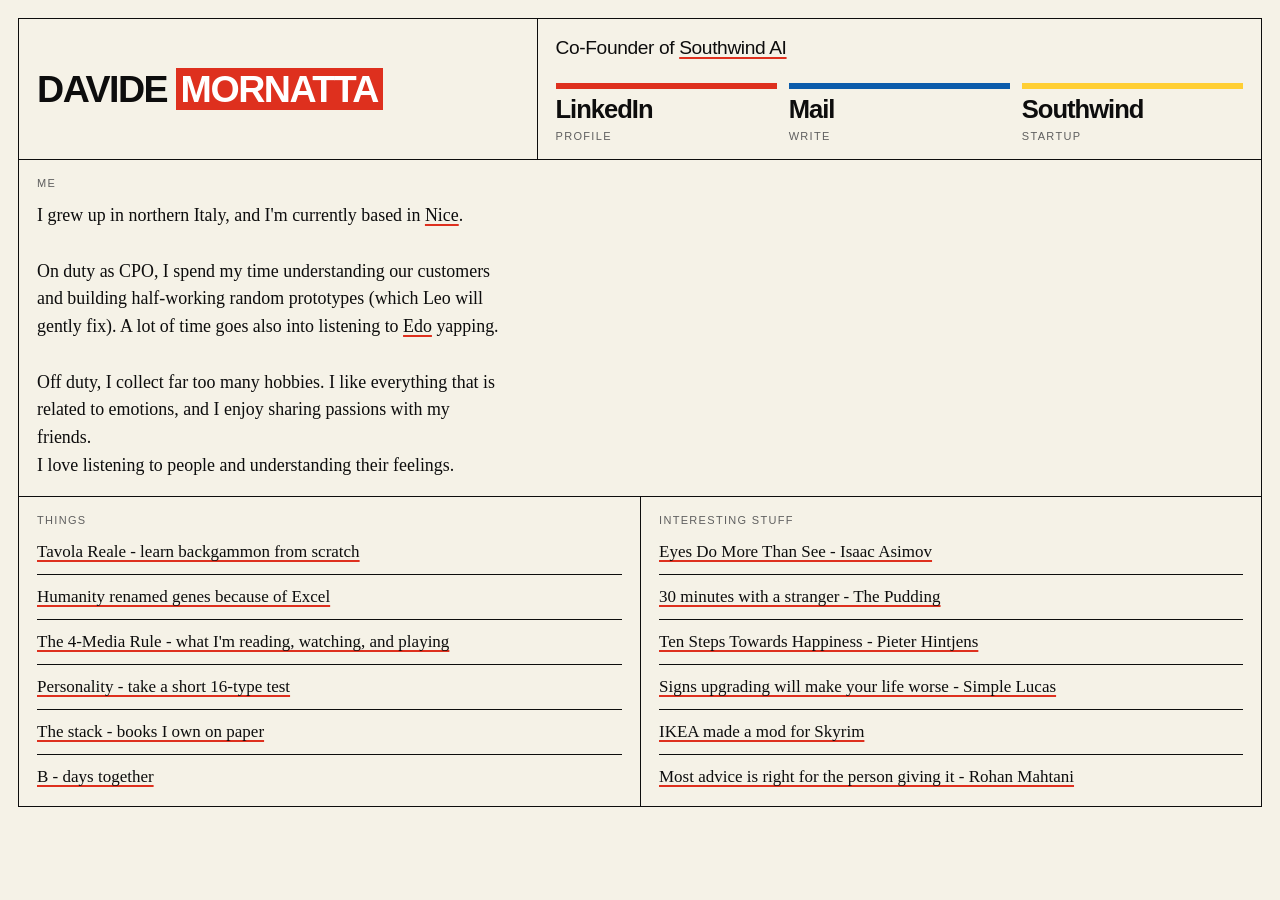
<file: index.html>
<!DOCTYPE html>
<html lang="en">

<head>
  <meta charset="UTF-8" />
  <meta name="viewport" content="width=device-width, initial-scale=1.0" />
  <title>Davide Mornatta</title>
  <link rel="stylesheet" href="style.css" />
</head>

<body>

  <div class="board">

    <header class="cell head">
      <h1>Davide <em>Mornatta</em></h1>
    </header>

    <div class="cell fig">
      <p class="lede">Co-Founder of <a href="https://southwind.ai" target="_blank" rel="noopener">Southwind AI</a></p>
      <div class="stats">
        <a class="stat" href="https://www.linkedin.com/in/davidemornatta/" target="_blank" rel="noopener">
          <i></i>
          <b>LinkedIn</b>
          <span class="label">profile</span>
        </a>
        <a class="stat" href="mailto:davide.mornatta@southwind.ai">
          <i></i>
          <b>Mail</b>
          <span class="label">write</span>
        </a>
        <a class="stat" href="https://southwind.ai" target="_blank" rel="noopener">
          <i></i>
          <b>Southwind</b>
          <span class="label">startup</span>
        </a>
      </div>
    </div>

    <section class="cell span-12" id="me">
      <h2>Me</h2>
      <p class="me">
        I grew up in northern Italy, and I'm currently based in <a href="https://en.wikipedia.org/wiki/Nice"
          target="_blank" rel="noopener">Nice</a>. <br><br>
        On duty as CPO, I spend my time understanding our customers and building half-working random
        prototypes
        (which Leo will gently fix). A lot of time goes also into listening to <a href="https://ardoedo.it/"
          target="_blank" rel="noopener">Edo</a> yapping. <br><br>
        Off duty, I collect far too many hobbies. I like everything that is related to emotions, and I enjoy
        sharing passions with my friends. <br>
        I love listening to people and understanding their feelings.
      </p>
    </section>

    <section class="cell words" id="care">
      <h2>Things</h2>
      <ul class="care-list">
        <li><a href="backgammon/index.html">Tavola Reale - learn backgammon from scratch</a></li>
        <li><a href="excel-genes.html">Humanity renamed genes because of Excel</a></li>
        <li><a href="4media.html">The 4-Media Rule - what I'm reading, watching, and playing</a></li>
        <li><a href="personality.html">Personality - take a short 16-type test</a></li>
        <li><a href="stack.html">The stack - books I own on paper</a></li>
        <li><a href="b.html">B - days together</a></li>
      </ul>
    </section>

    <section class="cell panel" id="interesting">
      <h2>Interesting Stuff</h2>
      <ul class="care-list">
        <li><a href="http://www-graphics.stanford.edu/~tolis/toli/other/eyes.html" target="_blank" rel="noopener">Eyes
            Do More Than See - Isaac Asimov</a></li>
        <li><a href="https://pudding.cool/2025/06/hello-stranger/" target="_blank" rel="noopener">30 minutes with a
            stranger - The Pudding</a></li>
        <li><a href="http://hintjens.com/blog:99" target="_blank" rel="noopener">Ten Steps Towards Happiness - Pieter
            Hintjens</a></li>
        <li><a href="https://youtu.be/dK7YgDYlIok" target="_blank" rel="noopener">Signs upgrading will make your life
            worse - Simple Lucas</a></li>
        <li><a href="https://www.youtube.com/watch?v=iZODN0QUgjI" target="_blank" rel="noopener">IKEA made a mod for
            Skyrim</a></li>
        <li><a href="https://coached.com/essays/most-advice-is-right-for-the-person-giving-it/" target="_blank"
            rel="noopener">Most advice is right for the person giving it - Rohan Mahtani</a></li>
      </ul>
    </section>

  </div>

</body>

</html>
</file>
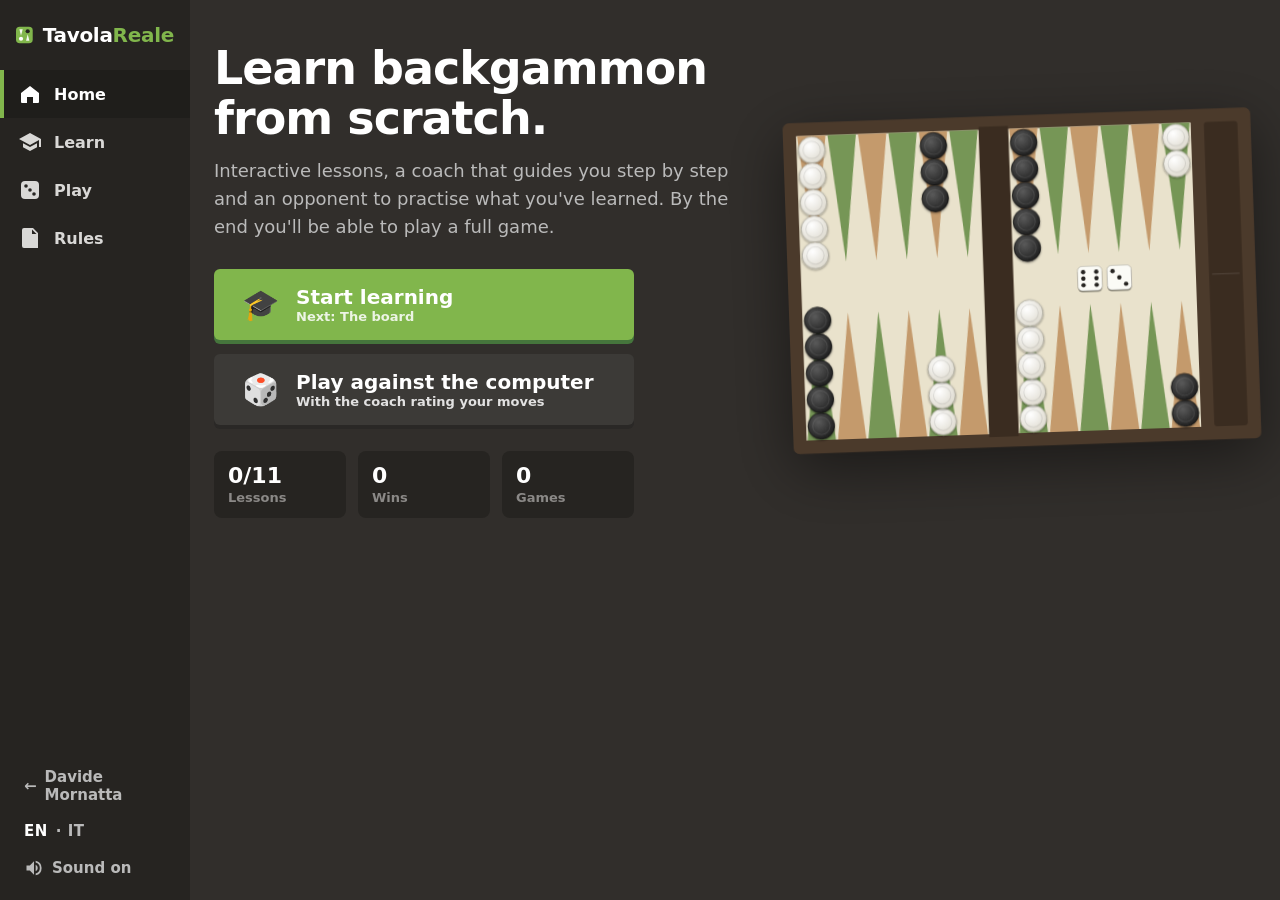
<file: backgammon/index.html>
<!DOCTYPE html>
<html lang="en">
<head>
  <meta charset="UTF-8">
  <meta name="viewport" content="width=device-width, initial-scale=1.0">
  <title>Tavola Reale — Learn backgammon</title>
  <meta name="description" content="Learn backgammon from scratch: interactive lessons with a coach, then play against the computer.">
  <link rel="icon" href="data:image/svg+xml,<svg xmlns='http://www.w3.org/2000/svg' viewBox='0 0 100 100'><rect width='100' height='100' rx='20' fill='%2381b64c'/><circle cx='50' cy='50' r='26' fill='white'/></svg>">
  <link rel="stylesheet" href="css/style.css">
</head>
<body>
  <div class="app">
    <aside class="sidebar">
      <a class="logo" href="#/">
        <svg viewBox="0 0 40 40" width="34" height="34" aria-hidden="true"><rect width="40" height="40" rx="9" fill="#81b64c"/><polygon points="8,6 16,6 12,22" fill="#fff" opacity=".9"/><polygon points="24,34 32,34 28,18" fill="#fff" opacity=".9"/><circle cx="28" cy="11" r="5" fill="#262421"/><circle cx="12" cy="29" r="5" fill="#fff"/></svg>
        <span>Tavola<b>Reale</b></span>
      </a>
      <nav class="nav">
        <a href="#/" data-route="home">
          <svg viewBox="0 0 24 24"><path d="M3 11l9-7 9 7v9a1 1 0 0 1-1 1h-5v-6h-6v6H4a1 1 0 0 1-1-1z"/></svg><span>Home</span></a>
        <a href="#/lessons" data-route="lessons">
          <svg viewBox="0 0 24 24"><path d="M12 3L1 9l11 6 9-4.9V17h2V9zM5 13.2v4L12 21l7-3.8v-4L12 17z"/></svg><span data-i18n="Learn|Impara">Learn</span></a>
        <a href="#/play" data-route="play">
          <svg viewBox="0 0 24 24"><rect x="3" y="3" width="18" height="18" rx="4"/><circle cx="8" cy="8" r="1.8" fill="#262421"/><circle cx="16" cy="16" r="1.8" fill="#262421"/><circle cx="12" cy="12" r="1.8" fill="#262421"/></svg><span data-i18n="Play|Gioca">Play</span></a>
        <a href="#/rules" data-route="rules">
          <svg viewBox="0 0 24 24"><path d="M6 2h9l5 5v15H6a2 2 0 0 1-2-2V4a2 2 0 0 1 2-2zm8 1.5V8h4.5zM8 12h8v2H8zm0 4h8v2H8z"/></svg><span data-i18n="Rules|Regole">Rules</span></a>
      </nav>
      <div class="sidebar-foot">
        <a class="icon-btn" href="../index.html" title="Davide Mornatta" aria-label="Davide Mornatta">←<span>Davide Mornatta</span></a>
        <button id="langToggle" class="icon-btn lang"></button>
        <button id="soundToggle" class="icon-btn"></button>
      </div>
    </aside>
    <main id="view"></main>
  </div>

  <script src="js/i18n.js"></script>
  <script src="js/engine.js"></script>
  <script src="js/ai.js"></script>
  <script src="js/insights.js"></script>
  <script src="js/sound.js"></script>
  <script src="js/board.js"></script>
  <script src="js/explain.js"></script>
  <script src="js/turn.js"></script>
  <script src="js/lessons.js"></script>
  <script src="js/app.js"></script>
  <script src="js/lesson-view.js"></script>
  <script src="js/play-view.js"></script>
  <script>BG.start();</script>
</body>
</html>
</file>
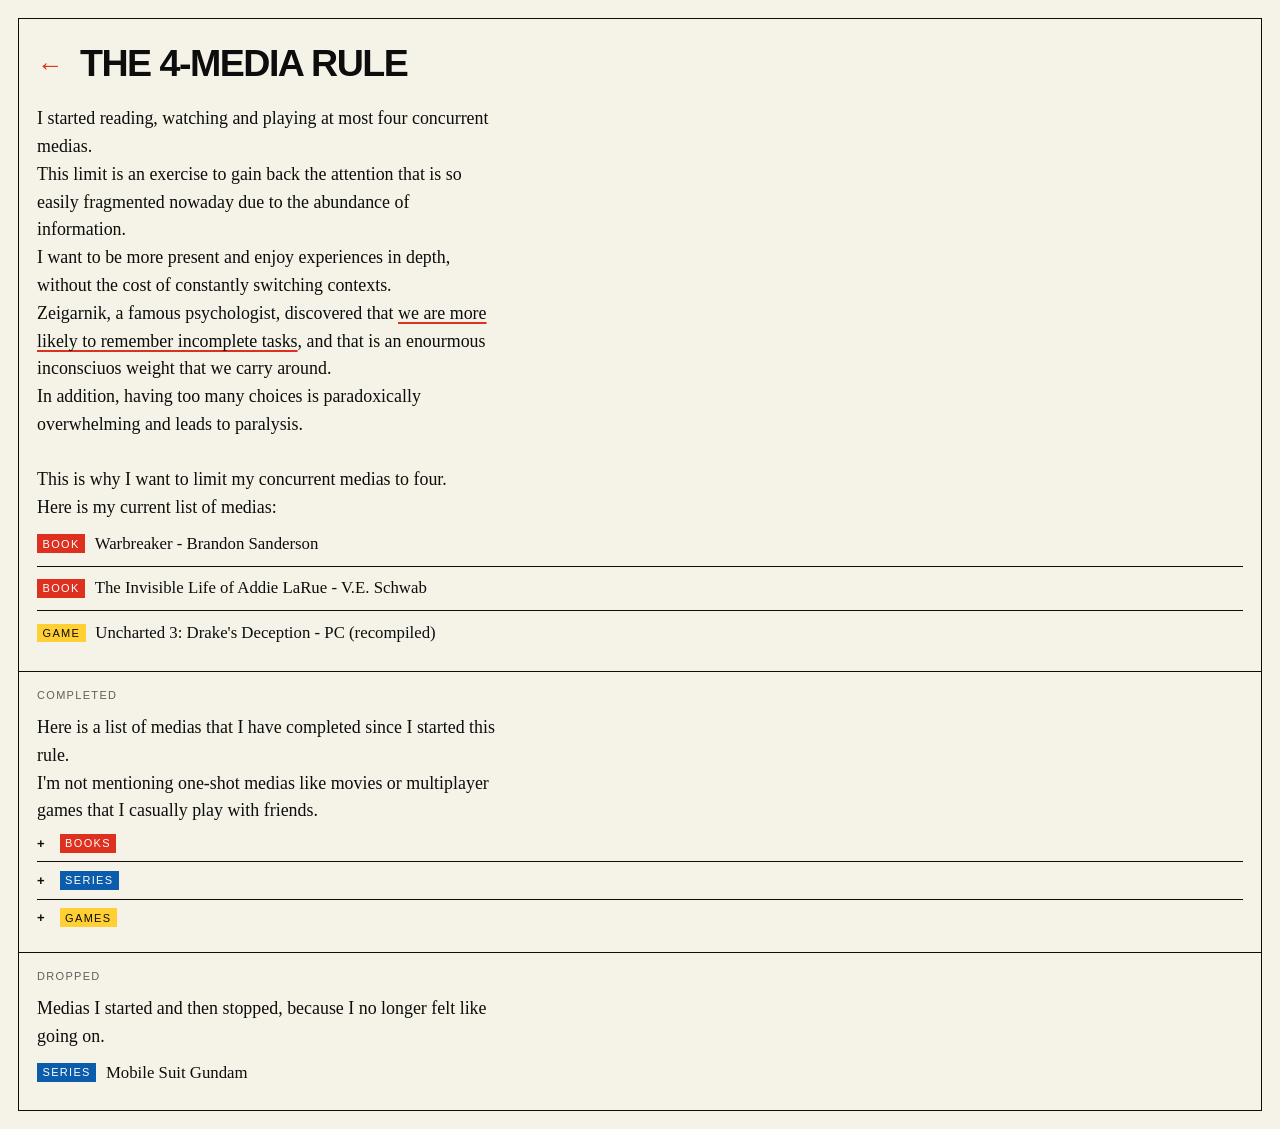
<file: 4media.html>
<!DOCTYPE html>
<html lang="en">

<head>
  <meta charset="UTF-8" />
  <meta name="viewport" content="width=device-width, initial-scale=1.0" />
  <title>The 4-Media Rule - Davide Mornatta</title>
  <link rel="stylesheet" href="style.css" />
</head>

<body>

  <div class="board article">

    <section class="cell" id="current">
      <h1><a href="index.html" class="back-link">←</a> The 4-Media Rule</h1>
      <p class="rule-desc">I started reading, watching and playing at most four concurrent medias. <br>
        This limit is an exercise to gain back the attention that is so easily fragmented nowaday due to the abundance
        of
        information. <br>
        I want to be more present and enjoy experiences in depth, without the cost of constantly switching contexts.
        <br>
        Zeigarnik, a famous psychologist, discovered that <a href="https://en.wikipedia.org/wiki/Zeigarnik_effect"
          target="_blank" rel="noopener">we are more likely to remember incomplete tasks</a>, and that is
        an enourmous inconsciuos weight that we carry around. <br>
        In addition, having too many choices is paradoxically overwhelming and leads to paralysis. <br>
        <br>
        This is why I want to limit my concurrent medias to four. <br>
        Here is my current list of medias:
      </p>
      <ul class="media-list current-list">
        <li class="media-item">
          <span class="media-type book">book</span>
          <span class="media-title">Warbreaker - Brandon Sanderson</span>
        </li>
        <li class="media-item">
          <span class="media-type book">book</span>
          <span class="media-title">The Invisible Life of Addie LaRue - V.E. Schwab</span>
        </li>
        <li class="media-item">
          <span class="media-type game">game</span>
          <span class="media-title">Uncharted 3: Drake's Deception - PC (recompiled)</span>
        </li>
      </ul>
    </section>

    <section class="cell" id="completed">
      <h2>Completed</h2>
      <p class="rule-desc">Here is a list of medias that I have completed since I started this rule. <br>
        I'm not mentioning one-shot medias like movies or multiplayer games that I casually play with friends.
      </p>

      <details class="completed-cat">
        <summary><h3 class="group-label book">Books</h3></summary>
        <ul class="media-list completed-list">
          <li class="completed-item">
            <span class="completed-meta">
              <span class="media-title">City of Illusions - Ursula K. Le Guin</span>
              <time class="completed-date">2026-07-11</time>
            </span>
          </li>
          <li class="completed-item">
            <span class="completed-meta">
              <span class="media-title">The Unbearable Lightness of Being - Milan Kundera</span>
              <time class="completed-date">2026-08-18</time>
            </span>
          </li>
        </ul>
      </details>

      <details class="completed-cat">
        <summary><h3 class="group-label series">Series</h3></summary>
        <ul class="media-list completed-list">
          <li class="completed-item">
            <span class="completed-meta">
              <span class="media-title">Berlin and the Lady With an Ermine - Netflix</span>
              <time class="completed-date">2026-06-09</time>
            </span>
          </li>
          <li class="completed-item">
            <span class="completed-meta">
              <span class="media-title">Due Spicci - Netflix</span>
              <time class="completed-date">2026-06-25</time>
            </span>
          </li>
          <li class="completed-item">
            <span class="completed-meta">
              <span class="media-title">Mobile Suit Gundam: The Origin </span>
              <time class="completed-date">2026-07-09</time>
            </span>
          </li>
          <li class="completed-item">
            <span class="completed-meta">
              <span class="media-title">Off Campus</span>
              <time class="completed-date">2026-08-18</time>
            </span>
          </li>
        </ul>
      </details>

      <details class="completed-cat">
        <summary><h3 class="group-label game">Games</h3></summary>
        <ul class="media-list completed-list">
          <li class="completed-item">
            <span class="completed-meta">
              <span class="media-title">TOEM - Nintendo Switch</span>
              <time class="completed-date">2026-05-12</time>
            </span>
          </li>
          <li class="completed-item">
            <span class="completed-meta">
              <span class="media-title">Electrician Simulator - PC</span>
              <time class="completed-date">2026-05-24</time>
            </span>
          </li>
          <li class="completed-item">
            <span class="completed-meta">
              <span class="media-title">Kirby Star Allies - Nintendo Switch</span>
              <time class="completed-date">2026-06-02</time>
            </span>
          </li>
          <li class="completed-item">
            <span class="completed-meta">
              <span class="media-title">Super Mario Galaxy - Nintendo Switch</span>
              <time class="completed-date">2026-06-28</time>
            </span>
          </li>
          <li class="completed-item">
            <span class="completed-meta">
              <span class="media-title">Sleeping Dogs - PC</span>
              <time class="completed-date">2026-08-17</time>
            </span>
          </li>
          <li class="completed-item">
            <span class="completed-meta">
              <span class="media-title">Caravan SandWitch - PC</span>
              <time class="completed-date">2026-08-31</time>
            </span>
          </li>
          <li class="completed-item">
            <span class="completed-meta">
              <span class="media-title">The Lord of the Rings: War in the North - PC</span>
              <time class="completed-date">2026-09-16</time>
            </span>
          </li>
          <li class="completed-item">
            <span class="completed-meta">
              <span class="media-title">Control - PC</span>
              <time class="completed-date">2026-09-27</time>
            </span>
          </li>
          <li class="completed-item">
            <span class="completed-meta">
              <span class="media-title">Stick it to the Stickman - PC</span>
              <time class="completed-date">2026-10-06</time>
            </span>
          </li>
          <li class="completed-item">
            <span class="completed-meta">
              <span class="media-title">Cyberpunk 2077 - PC</span>
              <time class="completed-date">2026-11-21</time>
            </span>
          </li>
        </ul>
      </details>

    </section>

    <section class="cell" id="dropped">
      <h2>Dropped</h2>
      <p class="rule-desc">Medias I started and then stopped, because I no longer felt like going on.</p>
      <ul class="media-list current-list">
        <li class="media-item">
          <span class="media-type series">series</span>
          <span class="media-title">Mobile Suit Gundam</span>
        </li>
      </ul>
    </section>

  </div>

</body>

</html>
</file>
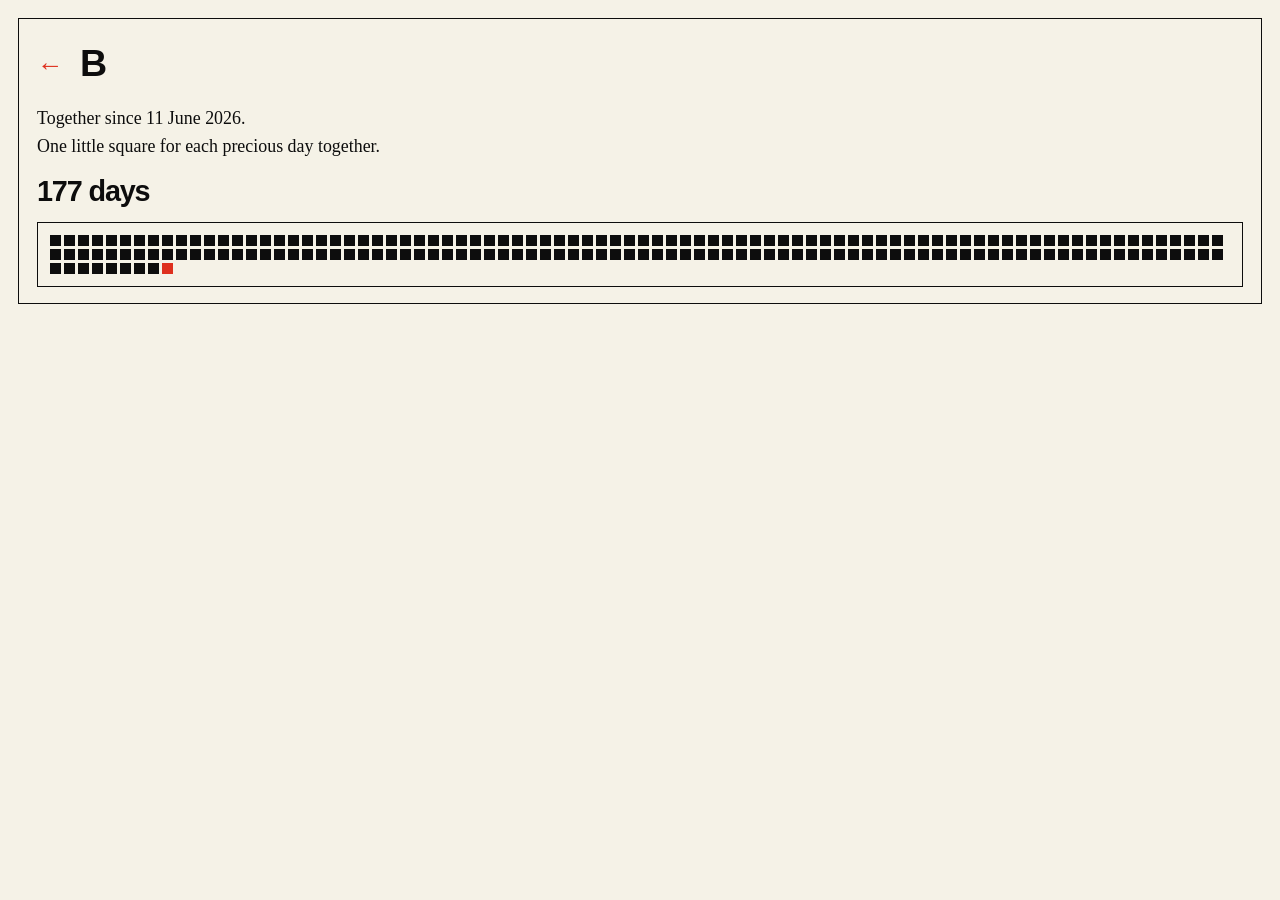
<file: b.html>
<!DOCTYPE html>
<html lang="en">

<head>
  <meta charset="UTF-8" />
  <meta name="viewport" content="width=device-width, initial-scale=1.0" />
  <title>B - Davide Mornatta</title>
  <link rel="stylesheet" href="style.css" />
</head>

<body>

  <div class="board article">

    <section class="cell" id="together">
      <h1><a href="index.html" class="back-link">←</a> B</h1>
      <p class="rule-desc">
        Together since 11 June 2026. <br>
        One little square for each precious day together.
      </p>
      <p class="together-count" id="together-count" aria-live="polite"></p>

      <div class="days-box" id="days-box" role="img" aria-label="Days together"></div>
    </section>

  </div>

  <script>
    const START = new Date(2026, 5, 11);
    const today = new Date();
    today.setHours(0, 0, 0, 0);
    START.setHours(0, 0, 0, 0);

    const msPerDay = 86400000;
    const daysTogether = Math.floor((today - START) / msPerDay) + 1;

    // ponytail: self-check — fails if date math or start date drifts
    console.assert(daysTogether >= 1);
    console.assert(START.getFullYear() === 2026 && START.getMonth() === 5 && START.getDate() === 11);

    document.getElementById("together-count").textContent =
      daysTogether === 1 ? "1 day" : daysTogether + " days";

    const box = document.getElementById("days-box");
    const fmt = new Intl.DateTimeFormat("en-GB", { day: "numeric", month: "short", year: "numeric" });

    for (let i = 0; i < daysTogether; i++) {
      const day = new Date(START);
      day.setDate(START.getDate() + i);

      const cell = document.createElement("span");
      cell.className = "day-square";
      cell.title = fmt.format(day);
      if (day.getTime() === today.getTime()) cell.classList.add("today");
      box.appendChild(cell);
    }

    box.setAttribute("aria-label", daysTogether + " days");
  </script>

</body>

</html>
</file>
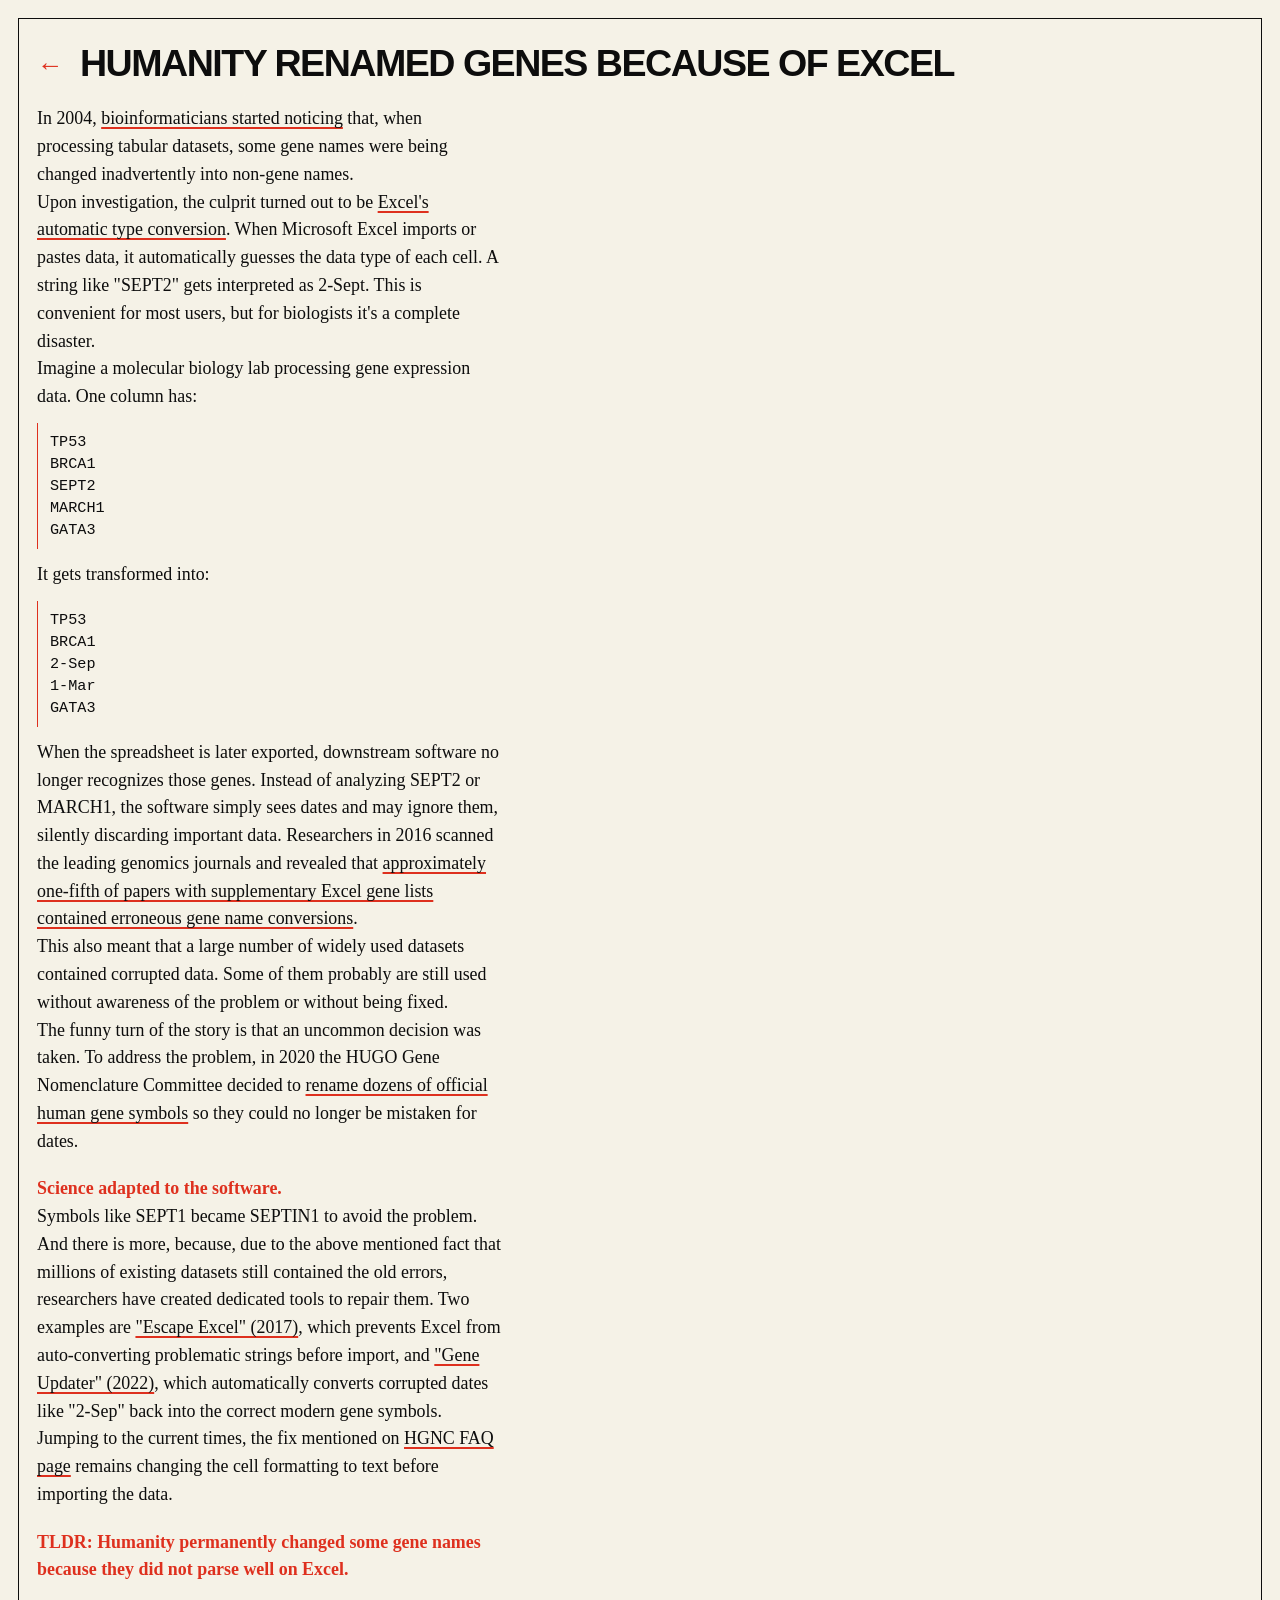
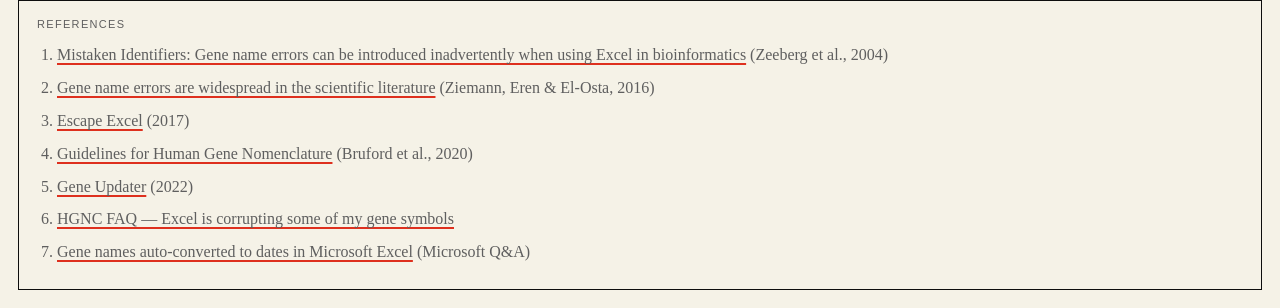
<file: excel-genes.html>
<!DOCTYPE html>
<html lang="en">

<head>
  <meta charset="UTF-8" />
  <meta name="viewport" content="width=device-width, initial-scale=1.0" />
  <title>Humanity renamed genes because of Excel - Davide Mornatta</title>
  <meta property="og:title" content="Humanity renamed genes because of Excel" />
  <meta property="og:description"
    content="Science adapted to the program: gene symbols were renamed so Excel would stop turning them into dates." />
  <meta property="og:url" content="https://davidemornatta.it/excel-genes.html" />
  <meta property="og:type" content="article" />
  <meta property="og:site_name" content="Davide Mornatta" />
  <link rel="stylesheet" href="style.css" />
</head>

<body>

  <div class="board article">

    <section class="cell" id="article">
      <h1><a href="index.html" class="back-link">←</a> Humanity renamed genes because of Excel</h1>

      <p class="rule-desc">
        In 2004, <a href="https://link.springer.com/article/10.1186/1471-2105-5-80" target="_blank"
          rel="noopener">bioinformaticians started noticing</a> that, when processing tabular datasets, some gene names
        were being changed inadvertently into non-gene names.
      </p>

      <p class="rule-desc">
        Upon investigation, the culprit turned out to be
        <a href="https://learn.microsoft.com/en-sg/answers/questions/5235482/gene-names-auto-converted-to-dates-in-microsoft-ex"
          target="_blank" rel="noopener">Excel's automatic type conversion</a>.
        When Microsoft Excel imports or pastes data, it automatically guesses the data type of each cell. A string like
        "SEPT2" gets interpreted as 2-Sept.
        This is convenient for most users, but for biologists it's a complete disaster.
      </p>

      <p class="rule-desc">
        Imagine a molecular biology lab processing gene expression data.
        One column has:
      </p>
      <ul class="gene-list">
        <li>TP53</li>
        <li>BRCA1</li>
        <li>SEPT2</li>
        <li>MARCH1</li>
        <li>GATA3</li>
      </ul>
      <p class="rule-desc">It gets transformed into:</p>
      <ul class="gene-list">
        <li>TP53</li>
        <li>BRCA1</li>
        <li>2-Sep</li>
        <li>1-Mar</li>
        <li>GATA3</li>
      </ul>

      <p class="rule-desc">
        When the spreadsheet is later exported, downstream software no longer recognizes those genes.
        Instead of analyzing SEPT2 or MARCH1, the software simply sees dates and may ignore them, silently discarding
        important data.
        Researchers in 2016 scanned the leading genomics journals and revealed that
        <a href="https://pmc.ncbi.nlm.nih.gov/articles/PMC4994289/" target="_blank" rel="noopener">approximately
          one-fifth of papers with supplementary Excel gene lists contained erroneous gene name conversions</a>.
      </p>

      <p class="rule-desc">
        This also meant that a large number of widely used datasets contained corrupted data. Some of them probably are
        still used without awareness of the problem or without being fixed.
      </p>

      <p class="rule-desc">
        The funny turn of the story is that an uncommon decision was taken. To address the problem, in 2020 the HUGO
        Gene
        Nomenclature Committee decided to
        <a href="https://pmc.ncbi.nlm.nih.gov/articles/PMC7494048/" target="_blank" rel="noopener">rename dozens of
          official human gene symbols</a>
        so they could no longer be mistaken for dates.
      </p>

      <p class="rule-desc tldr">
        Science adapted to the software.
      </p>

      <p class="rule-desc">
        Symbols like SEPT1 became SEPTIN1 to avoid the problem.
        And there is more, because, due to the above mentioned fact that millions of existing datasets still contained
        the old errors, researchers have created dedicated tools to repair them.
        Two examples are
        <a href="https://pmc.ncbi.nlm.nih.gov/articles/PMC5617173/" target="_blank" rel="noopener">"Escape Excel"
          (2017)</a>, which prevents Excel from auto-converting problematic strings before import, and
        <a href="https://www.nature.com/articles/s41598-022-17104-3" target="_blank" rel="noopener">"Gene Updater"
          (2022)</a>, which automatically converts corrupted dates like "2-Sep" back into the correct modern gene
        symbols.
      </p>

      <p class="rule-desc">
        Jumping to the current times, the fix mentioned on
        <a href="https://www.genenames.org/help/faq/#!/#tocAnchor-1-26-1" target="_blank" rel="noopener">HGNC FAQ
          page</a>
        remains changing the cell formatting to text before importing the data.
      </p>

      <p class="rule-desc tldr">
        TLDR: Humanity permanently changed some gene names because they did not parse well on Excel.
      </p>
    </section>

    <section class="cell" id="references">
      <h2>References</h2>
      <ol class="ref-list">
        <li>
          <a href="https://link.springer.com/article/10.1186/1471-2105-5-80" target="_blank" rel="noopener">Mistaken
            Identifiers: Gene name errors can be introduced inadvertently when using Excel in bioinformatics</a>
          (Zeeberg et al., 2004)
        </li>
        <li>
          <a href="https://pmc.ncbi.nlm.nih.gov/articles/PMC4994289/" target="_blank" rel="noopener">Gene name errors
            are widespread in the scientific literature</a>
          (Ziemann, Eren &amp; El-Osta, 2016)
        </li>
        <li>
          <a href="https://pmc.ncbi.nlm.nih.gov/articles/PMC5617173/" target="_blank" rel="noopener">Escape Excel</a>
          (2017)
        </li>
        <li>
          <a href="https://pmc.ncbi.nlm.nih.gov/articles/PMC7494048/" target="_blank" rel="noopener">Guidelines for
            Human
            Gene Nomenclature</a>
          (Bruford et al., 2020)
        </li>
        <li>
          <a href="https://www.nature.com/articles/s41598-022-17104-3" target="_blank" rel="noopener">Gene Updater</a>
          (2022)
        </li>
        <li>
          <a href="https://www.genenames.org/help/faq/#!/#tocAnchor-1-26-1" target="_blank" rel="noopener">HGNC FAQ —
            Excel is corrupting some of my gene symbols</a>
        </li>
        <li>
          <a href="https://learn.microsoft.com/en-sg/answers/questions/5235482/gene-names-auto-converted-to-dates-in-microsoft-ex"
            target="_blank" rel="noopener">Gene names auto-converted to dates in Microsoft Excel</a>
          (Microsoft Q&amp;A)
        </li>
      </ol>
    </section>

  </div>

</body>

</html>
</file>
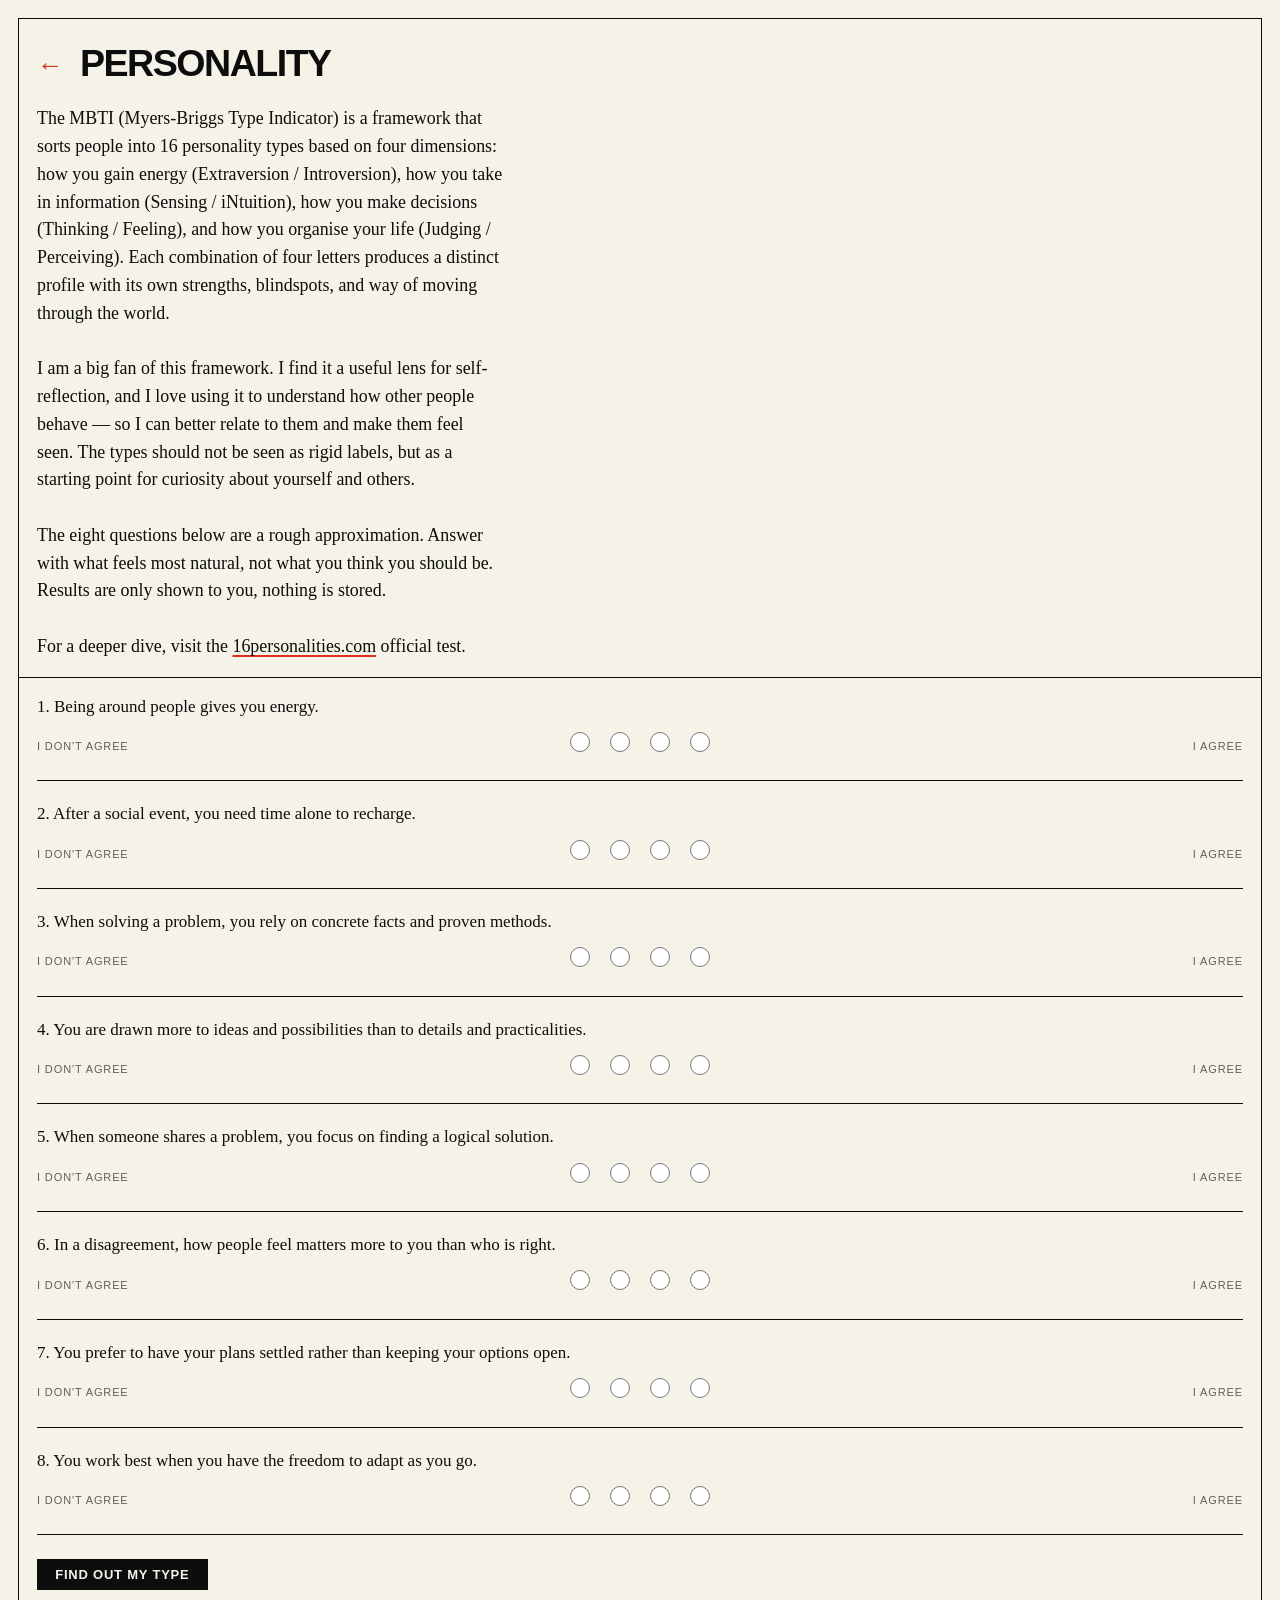
<file: personality.html>
<!DOCTYPE html>
<html lang="en">

<head>
  <meta charset="UTF-8" />
  <meta name="viewport" content="width=device-width, initial-scale=1.0" />
  <title>Personality - Davide Mornatta</title>
  <link rel="stylesheet" href="style.css" />
</head>

<body>

  <div class="board article">

    <section class="cell" id="personality-intro">
      <h1><a href="index.html" class="back-link">←</a> Personality</h1>
      <p class="rule-desc">
        The MBTI (Myers-Briggs Type Indicator) is a framework that sorts people into 16 personality types based on
        four dimensions: how you gain energy (Extraversion / Introversion), how you take in information
        (Sensing / iNtuition), how you make decisions (Thinking / Feeling), and how you organise your life
        (Judging / Perceiving). Each combination of four letters produces a distinct profile with its own strengths,
        blindspots, and way of moving through the world. <br><br>
        I am a big fan of this framework. I find it a useful lens for self-reflection, and I love using it to
        understand how other people behave — so I can better relate to them and make them feel seen. The types should
        not be seen as rigid labels, but as a starting point for curiosity about yourself and others.
        <br><br>
        The eight questions below are a rough approximation. Answer with what feels most natural, not
        what you think you should be. Results are only shown to you, nothing is stored. <br><br>
        For a deeper dive, visit the
        <a href="https://www.16personalities.com" target="_blank" rel="noopener">16personalities.com</a>
        official test.
      </p>
    </section>

    <section class="cell" id="quiz">
      <form id="personality-form">

        <fieldset class="quiz-fieldset">
          <legend class="quiz-legend">1. Being around people gives you energy.</legend>
          <div class="scale-row">
            <span class="scale-end">I don't agree</span>
            <div class="scale-options">
              <label class="scale-dot"><input type="radio" name="q1" value="1" required /></label>
              <label class="scale-dot"><input type="radio" name="q1" value="2" /></label>
              <label class="scale-dot"><input type="radio" name="q1" value="3" /></label>
              <label class="scale-dot"><input type="radio" name="q1" value="4" /></label>
            </div>
            <span class="scale-end">I agree</span>
          </div>
        </fieldset>

        <fieldset class="quiz-fieldset">
          <legend class="quiz-legend">2. After a social event, you need time alone to recharge.</legend>
          <div class="scale-row">
            <span class="scale-end">I don't agree</span>
            <div class="scale-options">
              <label class="scale-dot"><input type="radio" name="q2" value="1" required /></label>
              <label class="scale-dot"><input type="radio" name="q2" value="2" /></label>
              <label class="scale-dot"><input type="radio" name="q2" value="3" /></label>
              <label class="scale-dot"><input type="radio" name="q2" value="4" /></label>
            </div>
            <span class="scale-end">I agree</span>
          </div>
        </fieldset>

        <fieldset class="quiz-fieldset">
          <legend class="quiz-legend">3. When solving a problem, you rely on concrete facts and proven methods.</legend>
          <div class="scale-row">
            <span class="scale-end">I don't agree</span>
            <div class="scale-options">
              <label class="scale-dot"><input type="radio" name="q3" value="1" required /></label>
              <label class="scale-dot"><input type="radio" name="q3" value="2" /></label>
              <label class="scale-dot"><input type="radio" name="q3" value="3" /></label>
              <label class="scale-dot"><input type="radio" name="q3" value="4" /></label>
            </div>
            <span class="scale-end">I agree</span>
          </div>
        </fieldset>

        <fieldset class="quiz-fieldset">
          <legend class="quiz-legend">4. You are drawn more to ideas and possibilities than to details and
            practicalities.</legend>
          <div class="scale-row">
            <span class="scale-end">I don't agree</span>
            <div class="scale-options">
              <label class="scale-dot"><input type="radio" name="q4" value="1" required /></label>
              <label class="scale-dot"><input type="radio" name="q4" value="2" /></label>
              <label class="scale-dot"><input type="radio" name="q4" value="3" /></label>
              <label class="scale-dot"><input type="radio" name="q4" value="4" /></label>
            </div>
            <span class="scale-end">I agree</span>
          </div>
        </fieldset>

        <fieldset class="quiz-fieldset">
          <legend class="quiz-legend">5. When someone shares a problem, you focus on finding a logical solution.
          </legend>
          <div class="scale-row">
            <span class="scale-end">I don't agree</span>
            <div class="scale-options">
              <label class="scale-dot"><input type="radio" name="q5" value="1" required /></label>
              <label class="scale-dot"><input type="radio" name="q5" value="2" /></label>
              <label class="scale-dot"><input type="radio" name="q5" value="3" /></label>
              <label class="scale-dot"><input type="radio" name="q5" value="4" /></label>
            </div>
            <span class="scale-end">I agree</span>
          </div>
        </fieldset>

        <fieldset class="quiz-fieldset">
          <legend class="quiz-legend">6. In a disagreement, how people feel matters more to you than who is right.
          </legend>
          <div class="scale-row">
            <span class="scale-end">I don't agree</span>
            <div class="scale-options">
              <label class="scale-dot"><input type="radio" name="q6" value="1" required /></label>
              <label class="scale-dot"><input type="radio" name="q6" value="2" /></label>
              <label class="scale-dot"><input type="radio" name="q6" value="3" /></label>
              <label class="scale-dot"><input type="radio" name="q6" value="4" /></label>
            </div>
            <span class="scale-end">I agree</span>
          </div>
        </fieldset>

        <fieldset class="quiz-fieldset">
          <legend class="quiz-legend">7. You prefer to have your plans settled rather than keeping your options open.
          </legend>
          <div class="scale-row">
            <span class="scale-end">I don't agree</span>
            <div class="scale-options">
              <label class="scale-dot"><input type="radio" name="q7" value="1" required /></label>
              <label class="scale-dot"><input type="radio" name="q7" value="2" /></label>
              <label class="scale-dot"><input type="radio" name="q7" value="3" /></label>
              <label class="scale-dot"><input type="radio" name="q7" value="4" /></label>
            </div>
            <span class="scale-end">I agree</span>
          </div>
        </fieldset>

        <fieldset class="quiz-fieldset">
          <legend class="quiz-legend">8. You work best when you have the freedom to adapt as you go.</legend>
          <div class="scale-row">
            <span class="scale-end">I don't agree</span>
            <div class="scale-options">
              <label class="scale-dot"><input type="radio" name="q8" value="1" required /></label>
              <label class="scale-dot"><input type="radio" name="q8" value="2" /></label>
              <label class="scale-dot"><input type="radio" name="q8" value="3" /></label>
              <label class="scale-dot"><input type="radio" name="q8" value="4" /></label>
            </div>
            <span class="scale-end">I agree</span>
          </div>
        </fieldset>

        <button type="submit" class="quiz-submit">Find out my type</button>

      </form>

      <div id="quiz-result" class="quiz-result hidden">
        <hr />
        <p class="result-type" id="result-type"></p>
        <p class="result-desc" id="result-desc"></p>
        <p class="result-famous-label">People who share your type</p>
        <ul class="result-famous" id="result-famous"></ul>
      </div>
    </section>

  </div>

  <script>
    const famous = {
      INTJ: ["Elon Musk", "Nikola Tesla", "Walter White (Breaking Bad)"],
      INTP: ["Albert Einstein", "Bill Gates", "Sherlock Holmes"],
      ENTJ: ["Steve Jobs", "Napoleon Bonaparte", "Harvey Specter (Suits)"],
      ENTP: ["Leonardo da Vinci", "Mark Twain", "Tony Stark (Iron Man)"],
      INFJ: ["Martin Luther King Jr.", "Nelson Mandela", "Atticus Finch (To Kill a Mockingbird)"],
      INFP: ["J.R.R. Tolkien", "William Shakespeare", "Frodo Baggins (The Lord of the Rings)"],
      ENFJ: ["Barack Obama", "Oprah Winfrey", "Jon Snow (Game of Thrones)"],
      ENFP: ["Robin Williams", "Walt Disney", "Anne of Green Gables"],
      ISTJ: ["George Washington", "Warren Buffett", "Eddard Stark (Game of Thrones)"],
      ISFJ: ["Mother Teresa", "Kate Middleton", "Samwise Gamgee (The Lord of the Rings)"],
      ESTJ: ["Michelle Obama", "Henry Ford", "Hermione Granger (Harry Potter)"],
      ESFJ: ["Taylor Swift", "Bill Clinton", "Forrest Gump"],
      ISTP: ["Bruce Lee", "Clint Eastwood", "Arya Stark (Game of Thrones)"],
      ISFP: ["Michael Jackson", "Bob Dylan", "Frida Kahlo"],
      ESTP: ["Ernest Hemingway", "Donald Trump", "James Bond"],
      ESFP: ["Adele", "Marilyn Monroe", "Jack Sparrow (Pirates of the Caribbean)"],
    };

    const descriptions = {
      INTJ: "Independent and strategic. You see the long game clearly and pursue your vision with quiet determination.",
      INTP: "Curious and precise. You love pulling ideas apart to understand how everything fits together.",
      ENTJ: "Bold and decisive. You naturally take charge and drive others toward ambitious goals.",
      ENTP: "Quick-witted and inventive. You thrive on debate, novelty, and finding unconventional solutions.",
      INFJ: "Insightful and principled. You sense what others feel and care deeply about meaning and growth.",
      INFP: "Idealistic and empathetic. Your rich inner world and personal values guide everything you do.",
      ENFJ: "Warm and inspiring. You bring out the best in people and work tirelessly for those you care about.",
      ENFP: "Enthusiastic and imaginative. You see life as full of exciting possibilities waiting to be explored.",
      ISTJ: "Reliable and methodical. You value order, tradition, and getting things done properly.",
      ISFJ: "Conscientious and devoted. You quietly take care of the people and responsibilities you hold dear.",
      ESTJ: "Organised and direct. You excel at managing people and processes toward clear, concrete outcomes.",
      ESFJ: "Sociable and loyal. You thrive on harmony and find purpose in being there for others.",
      ISTP: "Observant and pragmatic. You are a natural problem-solver at home with tools, systems, and hands-on challenges.",
      ISFP: "Gentle and present. You live in the moment and express who you are through your actions and choices.",
      ESTP: "Energetic and sharp. You read situations fast, love action, and thrive where things move quickly.",
      ESFP: "Spontaneous and warm. You light up a room and find joy in sharing every moment with the people around you.",
    };


    // Each entry: [agree pole, disagree pole]
    // value 1 → +2 disagree, value 2 → +1 disagree, value 3 → +1 agree, value 4 → +2 agree
    const poles = [
      ["E", "I"], // q1: being around people gives energy
      ["I", "E"], // q2: need alone time to recharge
      ["S", "N"], // q3: rely on concrete facts
      ["N", "S"], // q4: drawn to ideas over details
      ["T", "F"], // q5: focus on logical solution
      ["F", "T"], // q6: feelings matter as much as being right
      ["J", "P"], // q7: prefer settled plans
      ["P", "J"], // q8: work best with freedom to adapt
    ];

    document.getElementById("personality-form").addEventListener("submit", function (e) {
      e.preventDefault();
      const data = new FormData(this);
      const values = [...data.values()].map(Number);

      const scores = { E: 0, I: 0, S: 0, N: 0, T: 0, F: 0, J: 0, P: 0 };
      values.forEach((v, i) => {
        const [agree, disagree] = poles[i];
        if (v === 1) scores[disagree] += 2;
        else if (v === 2) scores[disagree] += 1;
        else if (v === 3) scores[agree] += 1;
        else if (v === 4) scores[agree] += 2;
      });

      const type =
        (scores.E >= scores.I ? "E" : "I") +
        (scores.S >= scores.N ? "S" : "N") +
        (scores.T >= scores.F ? "T" : "F") +
        (scores.J >= scores.P ? "J" : "P");

      document.getElementById("result-type").textContent = type;
      document.getElementById("result-desc").textContent = descriptions[type];

      const famousList = document.getElementById("result-famous");
      famousList.innerHTML = famous[type]
        .map(name => `<li class="result-famous-item">${name}</li>`)
        .join("");

      const result = document.getElementById("quiz-result");
      result.classList.remove("hidden");
      result.scrollIntoView({ behavior: "smooth", block: "start" });
    });
  </script>

</body>

</html>
</file>
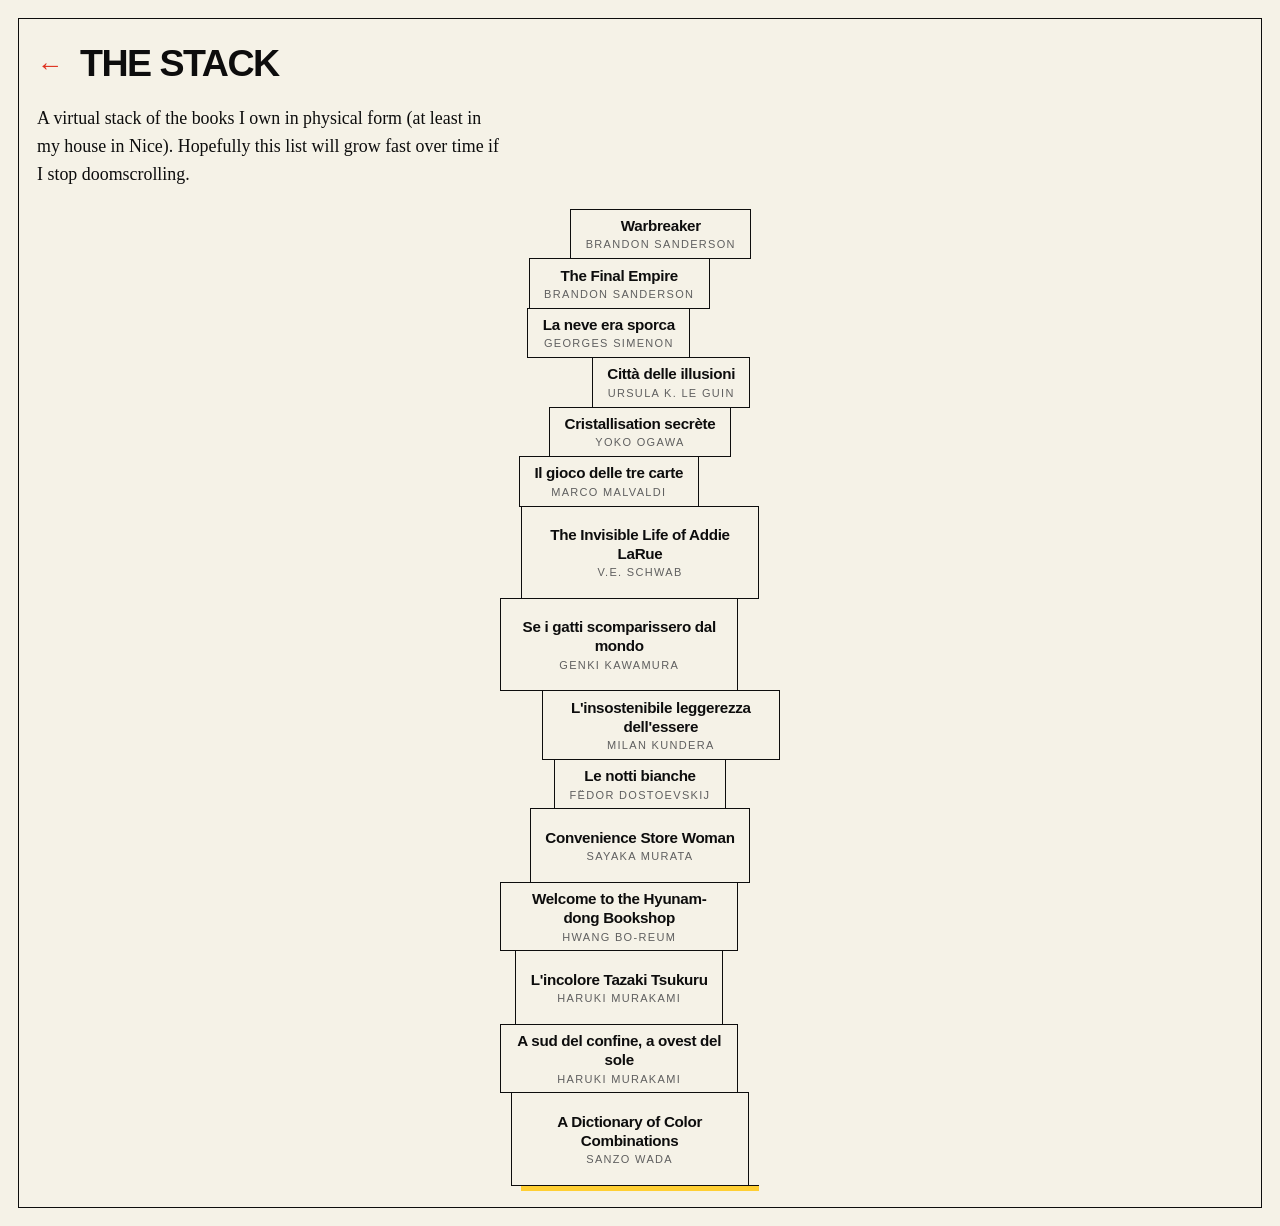
<file: stack.html>
<!DOCTYPE html>
<html lang="en">

<head>
  <meta charset="UTF-8" />
  <meta name="viewport" content="width=device-width, initial-scale=1.0" />
  <title>The stack - Davide Mornatta</title>
  <link rel="stylesheet" href="style.css" />
</head>

<body>

  <div class="board article">

    <section class="cell" id="stack">
      <h1><a href="index.html" class="back-link">←</a> The stack</h1>
      <p class="rule-desc">
        A virtual stack of the books I own in physical form (at least in my house in Nice).
        Hopefully this list will grow fast over time if I stop doomscrolling.
      </p>

      <div class="stack-pile" id="stack-box" role="list" aria-label="Books I own"></div>
    </section>

  </div>

  <script src="books.js"></script>
  <script>
    function hash(s) {
      let h = 0;
      for (let i = 0; i < s.length; i++) h = (h * 31 + s.charCodeAt(i)) | 0;
      return Math.abs(h);
    }

    const pile = document.getElementById("stack-box");

    if (!Array.isArray(books)) {
      pile.textContent = "Could not load the stack.";
    } else {
      books.forEach((book) => {
        const h = hash(book.title);
        const el = document.createElement("div");
        el.className = "stack-book";
        el.setAttribute("role", "listitem");
        el.style.left = ((h % 7) - 3) * 0.65 + "rem";
        if (h % 5 === 0) el.classList.add("thick");

        const title = document.createElement("span");
        title.className = "stack-title";
        title.textContent = book.title;

        const author = document.createElement("span");
        author.className = "stack-author";
        author.textContent = book.author;

        el.append(title, author);
        pile.appendChild(el);
      });

      const shelf = document.createElement("div");
      shelf.className = "stack-shelf";
      shelf.setAttribute("aria-hidden", "true");
      pile.appendChild(shelf);

      // ponytail: self-check — fails if render or hash drifts
      console.assert(hash("a") === hash("a"));
      console.assert(pile.querySelectorAll(".stack-book").length === books.length);
    }
  </script>

</body>

</html>
</file>
<file: style.css>
/* Board on cream paper: grotesk for structure, Georgia for reading. */
:root {
  color-scheme: only light;
  --grotesk: "Helvetica Neue", Helvetica, Roboto, ui-sans-serif, system-ui, Arial, sans-serif;
  --serif: Georgia, "Times New Roman", serif;
  --mono: ui-monospace, "SF Mono", SFMono-Regular, Menlo, Consolas, monospace;
  --ground: #f5f2e7;
  --ink: #0d0d0d;
  --muted: #5f5f5f;
  --accent: #de301e;
  --blue: #0b5cab;
  --yellow: #ffcf33;
  --rule: 1px;
  --pad: 16px 18px;
}

*,
*::before,
*::after {
  box-sizing: border-box;
  margin: 0;
  padding: 0;
}

html {
  -webkit-text-size-adjust: 100%;
  -moz-text-size-adjust: 100%;
  text-size-adjust: 100%;
}

body {
  margin: 0;
  background: var(--ground);
  color: var(--ink);
  font: 400 17px/1.55 var(--serif);
  -webkit-font-smoothing: antialiased;
}

:focus-visible {
  outline: 3px solid var(--accent);
  outline-offset: 2px;
}

b {
  font-weight: 700;
}

/* one link rule: ink, accent as the underline */
a {
  color: inherit;
  text-decoration: underline;
  text-decoration-color: var(--accent);
  text-decoration-thickness: 1.5px;
  text-underline-offset: 3px;
  text-decoration-skip-ink: none;
}

a:hover,
a:focus-visible {
  color: var(--accent);
}

/* ---------------------------------------------------------------- the board */

.board {
  display: grid;
  grid-template-columns: repeat(12, 1fr);
  border: var(--rule) solid var(--ink);
  margin: 18px;
}

.cell {
  border-bottom: var(--rule) solid var(--ink);
  padding: var(--pad);
  min-width: 0;
  min-height: 0;
}

.board>.cell:last-child {
  border-bottom: 0;
}

.cell.head {
  grid-column: span 5;
  display: flex;
  flex-direction: column;
  justify-content: center;
}

.cell.fig {
  grid-column: span 7;
  border-left: var(--rule) solid var(--ink);
  display: flex;
  flex-direction: column;
  justify-content: center;
}

.cell.say {
  grid-column: span 5;
}

.cell.chart {
  grid-column: span 7;
  border-left: var(--rule) solid var(--ink);
}

.cell.span-12,
.board.article .cell {
  grid-column: 1 / -1;
  border-left: 0;
}

.cell.words {
  grid-column: 1 / span 6;
  border-bottom: 0;
}

.cell.panel {
  grid-column: 7 / span 6;
  border-left: var(--rule) solid var(--ink);
  border-bottom: 0;
}

.label,
.completed-date,
.result-famous-label {
  font: 500 11px/1.3 var(--grotesk);
  letter-spacing: 0.12em;
  text-transform: uppercase;
  color: var(--muted);
}

/* ---------------------------------------------------------------- type */

h1 {
  margin: 0;
  font: 700 clamp(1.45rem, 3.1vw, 2.35rem)/1.5 var(--grotesk);
  letter-spacing: -0.04em;
  text-transform: uppercase;
}

h1 em {
  font-style: normal;
  background: var(--accent);
  color: #fff;
  padding: 0 0.12em;
}

h2 {
  font: 500 11px/1.3 var(--grotesk);
  letter-spacing: 0.12em;
  text-transform: uppercase;
  color: var(--muted);
  margin: 0 0 12px;
}

.lede,
.subtitle {
  margin: 0 0 8px;
  font: 500 clamp(1rem, 1.55vw, 1.2rem)/1.35 var(--grotesk);
  letter-spacing: -0.02em;
}

.standfirst,
.me,
.rule-desc {
  margin: 0;
  max-width: 52ch;
  font: 400 clamp(1.05rem, 1.4vw, 1.15rem)/1.55 var(--serif);
}

.lede:last-child,
.subtitle:last-child {
  margin-bottom: 0;
}

.lede b {
  color: var(--accent);
  font-weight: 700;
}

/* ---------------------------------------------------------------- stats (Bauhaus primaries) */

.stats {
  display: grid;
  grid-template-columns: repeat(3, 1fr);
  gap: 12px;
  margin-top: 14px;
}

.stat {
  text-decoration: none;
  color: inherit;
}

.stat:hover,
.stat:focus-visible {
  color: inherit;
}

.stat:hover b,
.stat:focus-visible b {
  color: var(--accent);
}

.stat b {
  display: block;
  font: 700 clamp(1.05rem, 2vw, 1.6rem)/1 var(--grotesk);
  letter-spacing: -0.04em;
}

.stat .label {
  display: block;
  margin-top: 6px;
}

.stat i {
  display: block;
  width: 100%;
  height: 6px;
  margin-bottom: 8px;
}

.stat:nth-child(1) i {
  background: var(--accent);
}

.stat:nth-child(2) i {
  background: var(--blue);
}

.stat:nth-child(3) i {
  background: var(--yellow);
}

/* ---------------------------------------------------------------- lists */

.care-list,
.media-list,
.result-famous {
  list-style: none;
}

.care-list li {
  padding: 0.55rem 0;
  border-bottom: 1px solid var(--ink);
}

.care-list li:last-child {
  border-bottom: 0;
  padding-bottom: 0;
}

.care-list li:first-child {
  padding-top: 0;
}

hr {
  display: none;
}

/* ---------------------------------------------------------------- back link */

.back-link {
  font-size: 0.7em;
  text-decoration: none;
  margin-right: 0.35em;
  vertical-align: middle;
  color: var(--accent);
}

.back-link:hover {
  color: var(--ink);
}

/* ---------------------------------------------------------------- media */

.media-type,
.group-label {
  display: inline-block;
  font: 500 11px/1.3 var(--grotesk);
  letter-spacing: 0.12em;
  text-transform: uppercase;
  padding: 0.2em 0.5em;
  color: #fff;
  flex-shrink: 0;
  margin: 0;
}

.media-type.book,
.group-label.book {
  background: var(--accent);
}

.media-type.series,
.group-label.series {
  background: var(--blue);
}

.media-type.game,
.group-label.game {
  background: var(--yellow);
  color: var(--ink);
}

.current-list .media-item {
  display: flex;
  align-items: center;
  gap: 0.6rem;
  padding: 0.55rem 0;
  border-bottom: 1px solid var(--ink);
}

.current-list .media-item:last-child {
  border-bottom: none;
}

.media-title {
  font-size: 1.05rem;
}

.completed-cat {
  border-bottom: 1px solid var(--ink);
}

.completed-cat:last-child {
  border-bottom: 0;
}

.completed-cat > summary,
.completed-item > summary {
  cursor: pointer;
  list-style: none;
}

.completed-cat > summary::marker,
.completed-item > summary::marker {
  content: none;
}

.completed-cat > summary::-webkit-details-marker,
.completed-item > summary::-webkit-details-marker {
  display: none;
}

.completed-cat > summary {
  display: flex;
  align-items: center;
  gap: 0.6rem;
  padding: 0.55rem 0;
}

.completed-cat > summary::before,
.completed-item > summary::before {
  content: "+";
  font: 700 13px/1 var(--grotesk);
  flex-shrink: 0;
  width: 1em;
}

.completed-cat[open] > summary::before,
.completed-item[open] > summary::before {
  content: "−";
}

.completed-cat > .completed-list {
  padding: 0 0 0.55rem 1.6em;
}

.completed-list > li {
  padding: 0.55rem 0;
  border-bottom: 1px solid var(--ink);
}

.completed-list > li:last-child {
  border-bottom: none;
}

.completed-meta {
  display: grid;
  grid-template-columns: 1em minmax(0, 1fr) auto;
  column-gap: 0.6rem;
  align-items: baseline;
}

.completed-meta .media-title {
  min-width: 0;
}

.completed-date {
  white-space: nowrap;
}

/* ponytail: empty marker so titles without a review still sit in column 2 */
.completed-list > li.completed-item > .completed-meta::before {
  content: "";
  width: 1em;
}

.completed-comment {
  font-size: 1rem;
  color: var(--muted);
  max-width: 52ch;
  margin: 0.3rem 0 0;
}

/* ---------------------------------------------------------------- article */

.gene-list {
  list-style: none;
  font: 500 0.95rem/1.45 var(--mono);
  margin: 0.75rem 0;
  padding: 8px 12px;
  border-left: var(--rule) solid var(--accent);
}

.tldr {
  margin-top: 1.25rem;
  font-weight: 700;
  color: var(--accent);
}

.ref-list {
  font-size: 1rem;
  color: var(--muted);
  padding-left: 1.25rem;
}

.ref-list li {
  margin-bottom: 0.5rem;
}

/* ---------------------------------------------------------------- quiz */

.quiz-fieldset {
  border: none;
  padding: 0 0 1.25rem;
  margin: 0 0 1.25rem;
  border-bottom: 1px solid var(--ink);
}

.quiz-legend {
  margin-bottom: 0.75rem;
  display: block;
}

.scale-row {
  display: flex;
  align-items: center;
  gap: 0.75rem;
}

.scale-end {
  font: 500 11px/1.3 var(--grotesk);
  letter-spacing: 0.08em;
  text-transform: uppercase;
  color: var(--muted);
  white-space: nowrap;
  min-width: 7rem;
}

.scale-end:last-child {
  text-align: right;
}

.scale-options {
  display: flex;
  gap: 1.25rem;
  align-items: center;
  flex: 1;
  justify-content: center;
}

.scale-dot input[type="radio"] {
  width: 1.25rem;
  height: 1.25rem;
  accent-color: var(--accent);
  cursor: pointer;
}

.quiz-submit {
  display: inline-block;
  margin-top: 0.25rem;
  padding: 0.7em 1.4em;
  background: var(--ink);
  color: var(--ground);
  border: none;
  font: 700 13px/1 var(--grotesk);
  letter-spacing: 0.06em;
  text-transform: uppercase;
  cursor: pointer;
}

.quiz-submit:hover {
  background: var(--accent);
}

.quiz-result {
  margin-top: 1.25rem;
  padding-top: 1.25rem;
  border-top: var(--rule) solid var(--ink);
}

.quiz-result.hidden {
  display: none;
}

.result-type {
  font: 700 clamp(1.8rem, 4vw, 2.6rem)/1 var(--grotesk);
  letter-spacing: -0.04em;
  color: var(--accent);
  margin-bottom: 0.5rem;
}

.result-desc {
  color: var(--muted);
  margin-bottom: 1rem;
}

.result-famous-label {
  margin-bottom: 0.4rem;
}

.result-famous-item {
  font-size: 1rem;
  padding: 0.4rem 0;
  border-bottom: 1px solid var(--ink);
}

.result-famous-item:last-child {
  border-bottom: none;
}

/* ---------------------------------------------------------------- days together */

.together-count {
  font: 700 clamp(1.2rem, 2.4vw, 1.8rem)/1 var(--grotesk);
  letter-spacing: -0.04em;
  margin: 1rem 0;
}

.days-box {
  width: 100%;
  padding: 0.75rem;
  border: var(--rule) solid var(--ink);
  display: flex;
  flex-wrap: wrap;
  gap: 3px;
}

.day-square {
  width: 11px;
  height: 11px;
  background: var(--ink);
  flex-shrink: 0;
}

.day-square.today {
  background: var(--accent);
}

.board.article h1 {
  margin-bottom: 14px;
}

/* ---------------------------------------------------------------- book stack */

.stack-pile {
  display: flex;
  flex-direction: column;
  align-items: center;
  margin: 1.25rem auto 0;
  padding: 0 2.5rem;
  width: fit-content;
  max-width: 100%;
}

.stack-book {
  position: relative;
  width: max-content;
  min-width: 12ch;
  max-width: 28ch;
  padding: 0.4rem 0.9rem;
  margin-top: -1px;
  border: var(--rule) solid var(--ink);
  background: var(--ground);
  text-align: center;
}

.stack-book:first-child {
  margin-top: 0;
}

.stack-book.thick {
  padding-top: 1.15rem;
  padding-bottom: 1.15rem;
}

.stack-title {
  display: block;
  font: 700 0.95rem/1.25 var(--grotesk);
  letter-spacing: -0.02em;
}

.stack-author {
  display: block;
  margin-top: 0.15rem;
  font: 500 11px/1.3 var(--grotesk);
  letter-spacing: 0.12em;
  text-transform: uppercase;
  color: var(--muted);
}

.stack-shelf {
  align-self: stretch;
  height: 6px;
  margin-top: -1px;
  border-top: var(--rule) solid var(--ink);
  background: var(--yellow);
}

/* ---------------------------------------------------------------- stack / phone */

@media (max-width: 1079px) {

  .cell.head,
  .cell.fig,
  .cell.say,
  .cell.chart,
  .cell.words,
  .cell.panel {
    grid-column: span 12;
    grid-row: auto;
    border-left: 0;
  }

  .cell.words {
    border-bottom: var(--rule) solid var(--ink);
  }
}

@media (max-width: 700px) {
  :root {
    --pad: 14px 15px;
  }

  body {
    font-size: 16px;
  }

  .board {
    margin: 10px;
  }

  h1 {
    font-size: clamp(1.35rem, 7.2vw, 2rem);
  }

  .stats {
    grid-template-columns: 1fr;
    gap: 14px;
  }

  .stat b {
    font-size: 1.3rem;
  }

  .scale-end {
    min-width: 0;
  }

  .completed-meta {
    grid-template-columns: 1em minmax(0, 1fr);
  }

  .completed-date {
    grid-column: 2;
    justify-self: end;
  }
}
</file>
<file: backgammon/css/style.css>
:root {
  --bg: #312e2b;
  --panel: #262421;
  --panel-2: #1f1e1b;
  --panel-3: #3c3a37;
  --line: #3c3a37;
  --text: #ffffff;
  --muted: #bababa;
  --dim: #8b8987;
  --green: #81b64c;
  --green-hover: #a3d160;
  --green-shadow: #45753c;
  --red: #fa412d;
  --yellow: #f7c631;
  --orange: #ffa459;
  --blue: #5ca2e6;
  --radius: 8px;
}

* { box-sizing: border-box; }
html, body { margin: 0; height: 100%; }
body {
  background: var(--bg);
  color: var(--text);
  font-family: "Segoe UI", system-ui, -apple-system, Roboto, "Helvetica Neue", Arial, sans-serif;
  font-size: 15px;
  -webkit-font-smoothing: antialiased;
}
a { color: inherit; text-decoration: none; }
button { font: inherit; color: inherit; }

.app { display: grid; grid-template-columns: 190px 1fr; min-height: 100vh; }

/* ---------- sidebar ---------- */
.sidebar { background: var(--panel); display: flex; flex-direction: column; position: sticky; top: 0; height: 100vh; }
.logo { display: flex; align-items: center; gap: 10px; padding: 18px 16px; font-size: 20px; font-weight: 600; letter-spacing: -0.3px; }
.logo b { color: var(--green); font-weight: 800; }
.nav { display: flex; flex-direction: column; }
.nav a { display: flex; align-items: center; gap: 12px; padding: 12px 18px; font-weight: 700; color: #d9d8d6; font-size: 16px; }
.nav a svg { width: 24px; height: 24px; fill: currentColor; }
.nav a:hover { background: var(--panel-2); color: #fff; }
.nav a.active { background: var(--panel-2); color: #fff; box-shadow: inset 4px 0 0 var(--green); }
.sidebar-foot { margin-top: auto; padding: 14px; display: flex; flex-direction: column; gap: 2px; }
.icon-btn.lang { letter-spacing: 0.5px; white-space: nowrap; }
.icon-btn.lang b { color: #fff; }
.icon-btn { background: transparent; border: 0; color: var(--muted); cursor: pointer; padding: 8px 10px; border-radius: 6px; display: flex; align-items: center; gap: 8px; font-weight: 600; }
.icon-btn:hover { background: var(--panel-2); color: #fff; }
.icon-btn svg { width: 20px; height: 20px; fill: currentColor; }

main { padding: 20px 24px; min-width: 0; }

/* ---------- pulsanti ---------- */
.btn {
  border: 0; border-radius: 6px; cursor: pointer; font-weight: 800;
  padding: 11px 18px; font-size: 16px; display: inline-flex; align-items: center; justify-content: center; gap: 8px;
  background: var(--panel-3); box-shadow: 0 4px 0 0 #2a2826; color: #fff; transition: background .1s, transform .05s;
}
.btn:hover { background: #4a4845; }
.btn:active { transform: translateY(2px); box-shadow: 0 2px 0 0 #2a2826; }
.btn[disabled] { opacity: .45; cursor: default; pointer-events: none; }
.btn-primary { background: var(--green); box-shadow: 0 4px 0 0 var(--green-shadow); }
.btn-primary:hover { background: var(--green-hover); }
.btn-primary:active { box-shadow: 0 2px 0 0 var(--green-shadow); }
.btn-big { font-size: 20px; padding: 16px 26px; width: 100%; }
.btn-ghost { background: transparent; box-shadow: none; color: var(--muted); }
.btn-ghost:hover { background: var(--panel-3); color: #fff; }
.btn-ghost:active { box-shadow: none; }
.btn-ghost.armed, .btn-ghost.armed:hover { background: var(--red); color: #fff; white-space: nowrap; }
.btn-block { width: 100%; }
kbd { background: var(--panel-3); border-radius: 4px; padding: 1px 6px; font-size: 12px; color: var(--muted); font-family: inherit; }

/* ---------- layout con tabellone ---------- */
.layout { display: grid; grid-template-columns: minmax(0, 1fr) 380px; gap: 20px; align-items: start; max-width: 1440px; margin: 0 auto; }
.board-col { display: flex; flex-direction: column; align-items: center; min-width: 0; }
.board-holder { position: relative; width: min(100%, calc((100vh - 60px) * 920 / 652)); }
.play .board-holder { width: min(100%, calc((100vh - 150px) * 920 / 652)); }
.board { width: 100%; aspect-ratio: 920 / 652; user-select: none; -webkit-user-select: none; -webkit-touch-callout: none; touch-action: manipulation; cursor: default; }
.board svg { width: 100%; height: 100%; display: block; }
.board .pt-num { fill: #c9b9a3; font-size: 13px; font-weight: 700; pointer-events: none; }
.board .stack-num { font-size: 18px; font-weight: 800; pointer-events: none; }
.board .pulse { animation: pulse 1.2s ease-in-out infinite; }
@keyframes pulse { 50% { opacity: .45; } }
.board.shake { animation: shake .3s; }
@keyframes shake { 25% { transform: translateX(-5px); } 75% { transform: translateX(5px); } }

/* ---------- pannello laterale ---------- */
.panel { background: var(--panel); border-radius: var(--radius); display: flex; flex-direction: column; overflow: hidden; }
.layout > .panel { position: sticky; top: 20px; height: calc(100vh - 40px); max-height: 760px; }
.panel-head { display: flex; align-items: center; gap: 10px; padding: 14px 16px; background: var(--panel-2); }
.panel-head h2 { margin: 0; font-size: 19px; }
.eyebrow { font-size: 12px; text-transform: uppercase; letter-spacing: .6px; color: var(--dim); font-weight: 700; }
.back { width: 32px; height: 32px; display: grid; place-items: center; border-radius: 6px; color: var(--muted); font-size: 24px; line-height: 1; }
.back:hover { background: var(--panel-3); color: #fff; }
.panel-body { padding: 16px; overflow-y: auto; flex: 1; display: flex; flex-direction: column; gap: 14px; }
.panel-foot { padding: 12px 16px 18px; display: flex; gap: 10px; align-items: center; border-top: 1px solid var(--line); }
.panel-foot .grow { flex: 1; }
.panel-foot button.btn, .panel-foot .btn-ghost { white-space: nowrap; flex: none; }
.panel-foot a.btn { text-align: center; }

.steps { display: flex; gap: 4px; padding: 0 16px; margin-top: 12px; }
.steps i { flex: 1; height: 6px; border-radius: 3px; background: var(--panel-3); }
.steps i.done { background: var(--green); }
.steps i.cur { background: #e6e5e3; }

/* ---------- coach ---------- */
.coach { display: flex; gap: 12px; align-items: flex-start; }
.coach-avatar { flex: 0 0 52px; height: 52px; border-radius: 10px; background: linear-gradient(160deg, #96bc4b, #5d8a37); display: grid; place-items: center; box-shadow: 0 3px 0 #3d6127; }
.coach-avatar svg { width: 38px; height: 38px; }
.bubble { position: relative; background: #fff; color: #312e2b; border-radius: 10px; padding: 12px 14px; line-height: 1.5; font-size: 15.5px; flex: 1; }
.bubble::before { content: ""; position: absolute; left: -8px; top: 16px; border: 8px solid transparent; border-left: 0; border-right-color: #fff; }
.bubble b { color: #1f1e1b; }
.bubble .tip { display: block; margin-top: 8px; font-size: 13.5px; color: #6b6966; }
.coach.small .coach-avatar { flex-basis: 42px; height: 42px; }
.coach.small .coach-avatar svg { width: 30px; height: 30px; }
.coach.small .bubble { font-size: 14.5px; padding: 10px 12px; }

/* ---------- feedback ---------- */
.feedback { border-radius: 8px; padding: 12px 14px; font-weight: 600; line-height: 1.45; display: flex; gap: 10px; align-items: flex-start; animation: pop .18s ease-out; }
.feedback .ico { flex: 0 0 26px; height: 26px; border-radius: 50%; display: grid; place-items: center; font-weight: 900; font-size: 15px; color: #fff; }
.feedback.ok { background: rgba(129, 182, 76, .16); color: #cfe8b5; }
.feedback.ok .ico { background: var(--green); }
.feedback.bad { background: rgba(250, 65, 45, .14); color: #ffc2b8; }
.feedback.bad .ico { background: var(--red); }
.feedback.info { background: rgba(92, 162, 230, .14); color: #c6def7; }
.feedback.info .ico { background: var(--blue); }
@keyframes pop { from { transform: scale(.96); opacity: 0; } }

.options { display: flex; flex-direction: column; gap: 8px; }
.option { text-align: left; background: var(--panel-3); border: 2px solid transparent; border-radius: 8px; padding: 12px 14px; cursor: pointer; font-weight: 600; font-size: 15px; }
.option:hover { border-color: #5d5b58; }
.option.right { border-color: var(--green); background: rgba(129, 182, 76, .18); }
.option.wrong { border-color: var(--red); background: rgba(250, 65, 45, .12); }
.actions { display: flex; gap: 8px; flex-wrap: wrap; }

/* ---------- completamento ---------- */
.complete { text-align: center; padding: 26px 10px; display: flex; flex-direction: column; gap: 14px; align-items: center; }
.complete .medal { width: 92px; height: 92px; border-radius: 50%; background: var(--green); display: grid; place-items: center; font-size: 48px; box-shadow: 0 6px 0 var(--green-shadow); animation: pop .3s ease-out; }
.complete h2 { margin: 6px 0 0; font-size: 26px; }
.complete p { margin: 0; color: var(--muted); }

/* ---------- home ---------- */
.home { max-width: 1180px; margin: 0 auto; display: grid; grid-template-columns: 1.15fr 1fr; gap: 36px; align-items: center; padding-top: 24px; }
.home h1 { font-size: 46px; line-height: 1.08; margin: 0 0 14px; letter-spacing: -1px; }
.home .lead { color: var(--muted); font-size: 18px; line-height: 1.55; margin: 0 0 28px; }
.home .cta { display: flex; flex-direction: column; gap: 14px; max-width: 420px; }
.home .cta .btn-big { justify-content: flex-start; gap: 16px; text-align: left; }
.home .cta .btn-big small { display: block; font-size: 13px; font-weight: 600; opacity: .85; }
.home .cta .btn-big .bi { font-size: 30px; width: 40px; text-align: center; }
.home-board { transform: rotate(-2deg); filter: drop-shadow(0 16px 30px rgba(0,0,0,.45)); }
.stats { display: flex; gap: 12px; margin-top: 26px; max-width: 420px; }
.stat { flex: 1; background: var(--panel); border-radius: 8px; padding: 12px 14px; }
.stat b { display: block; font-size: 22px; }
.stat span { color: var(--dim); font-size: 13px; font-weight: 600; }

/* ---------- elenco lezioni ---------- */
.page { max-width: 1000px; margin: 0 auto; }
.page-title { display: flex; align-items: center; gap: 14px; margin: 6px 0 20px; }
.page-title h1 { margin: 0; font-size: 30px; }
.overall { background: var(--panel); border-radius: 8px; padding: 16px 18px; display: flex; align-items: center; gap: 18px; margin-bottom: 18px; }
.overall .bar { flex: 1; height: 10px; background: var(--panel-3); border-radius: 5px; overflow: hidden; }
.overall .bar i { display: block; height: 100%; background: var(--green); border-radius: 5px; transition: width .4s; }
.lesson-list { display: flex; flex-direction: column; gap: 8px; }
.lesson-card { display: flex; align-items: center; gap: 16px; background: var(--panel); border-radius: 8px; padding: 14px 18px; cursor: pointer; transition: background .1s; }
.lesson-card:hover { background: #2f2d2a; }
.lesson-card .num { width: 46px; height: 46px; border-radius: 8px; background: var(--panel-3); display: grid; place-items: center; font-size: 22px; flex: 0 0 46px; }
.lesson-card.done .num { background: var(--green); }
.lesson-card .txt { flex: 1; }
.lesson-card .txt b { font-size: 17px; display: block; margin-bottom: 2px; }
.lesson-card .txt span { color: var(--muted); font-size: 14px; }
.lesson-card .state { color: var(--dim); font-weight: 700; font-size: 13px; }
.lesson-card.done .state { color: var(--green); }
.lesson-card.next { box-shadow: inset 0 0 0 2px var(--green); }
.final-card { margin-top: 14px; background: linear-gradient(120deg, #3b5a26, #262421 70%); }

/* ---------- regole ---------- */
.rules { max-width: 860px; margin: 0 auto; line-height: 1.6; }
.rules h1 { font-size: 30px; margin: 6px 0 18px; }
.rules section { background: var(--panel); border-radius: 8px; padding: 16px 22px; margin-bottom: 12px; }
.rules h2 { font-size: 19px; margin: 4px 0 8px; color: var(--green); }
.rules p, .rules li { color: #dedcd9; }
.rules ul { padding-left: 20px; margin: 6px 0; }
.gloss { display: grid; grid-template-columns: 170px 1fr; gap: 6px 16px; }
.gloss dt { font-weight: 800; }
.gloss dd { margin: 0; color: #dedcd9; }

/* ---------- partita ---------- */
.player-bar { width: 100%; display: flex; align-items: center; gap: 10px; padding: 8px 2px; }
.play .player-bar { width: min(100%, calc((100vh - 150px) * 920 / 652)); }
.avatar { width: 40px; height: 40px; border-radius: 6px; display: grid; place-items: center; flex: 0 0 40px; }
.avatar.w { background: #e9e6dd; }
.avatar.b { background: #3c3a37; }
.avatar i { width: 24px; height: 24px; border-radius: 50%; display: block; }
.avatar.w i { background: #fff; border: 2px solid #a8a59a; }
.avatar.b i { background: #222; border: 2px solid #000; }
.player-bar .name { font-weight: 800; }
.player-bar .tag { font-size: 12px; color: var(--dim); font-weight: 700; margin-left: 4px; }
.player-bar .meta { margin-left: auto; display: flex; gap: 8px; }
.chip { background: var(--panel); color: var(--muted); padding: 5px 10px; border-radius: 5px; font-weight: 700; font-size: 13px; font-variant-numeric: tabular-nums; }
.chip b { color: #fff; }
.player-bar.turn .name::after { content: "● to move"; color: var(--green); font-size: 12px; margin-left: 8px; }
:lang(it) .player-bar.turn .name::after { content: "● di turno"; }

.tabs { display: flex; background: var(--panel-2); }
.tabs span { padding: 14px 18px; font-weight: 800; border-bottom: 3px solid var(--green); }
.coach-note { background: var(--panel-2); border: 1px solid var(--line); border-left: 4px solid var(--blue); border-radius: var(--radius); padding: 10px 12px; font-size: 14.5px; line-height: 1.5; color: var(--muted); animation: note-in .25s ease-out; }
.coach-note b { color: var(--text); }
.coach-note .note-head { display: flex; align-items: center; gap: 8px; color: var(--text); font-weight: 800; margin-bottom: 4px; }
.coach-note .insights { list-style: none; margin: 8px 0 0; padding: 8px 0 0; border-top: 1px solid var(--line); display: flex; flex-direction: column; gap: 6px; font-size: 13.5px; }
.coach-note .insights li { display: flex; gap: 8px; align-items: flex-start; padding-left: 8px; border-left: 3px solid var(--panel-3); }
.coach-note .insights li.good { border-left-color: var(--green); }
.coach-note .insights li.bad { border-left-color: var(--orange); }
.coach-note .insights .ico { flex: 0 0 auto; }
@keyframes note-in { from { opacity: 0; transform: translateY(-4px); } }
.controls { display: flex; flex-direction: column; gap: 10px; }
.controls .row { display: flex; gap: 10px; }
.controls .row .btn { flex: 1; }
.thinking { display: flex; align-items: center; gap: 10px; color: var(--muted); font-weight: 600; padding: 14px; background: var(--panel-2); border-radius: 8px; }
.dots i { display: inline-block; width: 7px; height: 7px; border-radius: 50%; background: var(--muted); margin: 0 2px; animation: blink 1s infinite; }
.dots i:nth-child(2) { animation-delay: .15s; }
.dots i:nth-child(3) { animation-delay: .3s; }
@keyframes blink { 50% { opacity: .2; } }

.log { background: var(--panel-2); border-radius: 8px; flex: 1; min-height: 120px; overflow-y: auto; font-size: 14px; }
.log-empty { color: var(--dim); padding: 14px; text-align: center; }
.log-row { display: grid; grid-template-columns: 28px 18px 42px 1fr auto; gap: 6px; align-items: center; padding: 6px 10px; }
.log-row:nth-child(even) { background: rgba(255,255,255,.03); }
.log-row .n { color: var(--dim); font-weight: 700; }
.log-row .dot { width: 13px; height: 13px; border-radius: 50%; }
.log-row .dot.w { background: #fff; }
.log-row .dot.b { background: #111; border: 1px solid #555; }
.log-row .dc { color: var(--muted); font-weight: 700; font-variant-numeric: tabular-nums; }
.log-row .mv { font-weight: 600; }
.badge { font-weight: 900; font-size: 12px; border-radius: 4px; padding: 2px 6px; color: #fff; }
.badge.migliore { background: #96bc4b; }
.badge.buona { background: #5d8a37; }
.badge.imprecisione { background: var(--yellow); color: #312e2b; }
.badge.errore { background: var(--orange); color: #312e2b; }
.badge.forzata { background: var(--panel-3); }

.opts { display: flex; flex-direction: column; gap: 8px; font-size: 14px; color: var(--muted); }
.opts label { display: flex; align-items: center; gap: 10px; cursor: pointer; font-weight: 600; }
.opts select { background: var(--panel-3); color: #fff; border: 0; border-radius: 5px; padding: 5px 8px; font: inherit; font-weight: 700; }
.switch { appearance: none; width: 36px; height: 20px; background: var(--panel-3); border-radius: 10px; position: relative; cursor: pointer; transition: background .15s; flex: 0 0 36px; margin: 0; }
.switch::after { content: ""; position: absolute; top: 3px; left: 3px; width: 14px; height: 14px; border-radius: 50%; background: #fff; transition: left .15s; }
.switch:checked { background: var(--green); }
.switch:checked::after { left: 19px; }

.overlay { position: absolute; inset: 0; display: grid; place-items: center; background: rgba(0,0,0,.45); border-radius: 12px; animation: pop .2s; }
.overlay.hidden, .coach-note.hidden { display: none; }
.modal { background: var(--panel); border-radius: 12px; width: min(360px, 90%); overflow: hidden; text-align: center; box-shadow: 0 20px 50px rgba(0,0,0,.5); }
.modal-head { padding: 20px; background: linear-gradient(180deg, #3d5a2a, var(--panel)); }
.modal-head.lose { background: linear-gradient(180deg, #4a3532, var(--panel)); }
.modal-head .big { font-size: 46px; }
.modal-head h2 { margin: 6px 0 2px; font-size: 26px; }
.modal-head p { margin: 0; color: var(--muted); font-weight: 600; }
.modal-body { padding: 8px 20px 22px; display: flex; flex-direction: column; gap: 10px; }

/* ---------- responsive ---------- */
@media (max-width: 1100px) {
  .layout { grid-template-columns: 1fr; }
  .layout > .panel { position: static; height: auto; max-height: none; }
  .board-holder, .play .board-holder, .play .player-bar { width: 100%; }
  .home { grid-template-columns: 1fr; }
}
@media (max-width: 760px) {
  .app { grid-template-columns: 1fr; grid-template-rows: auto 1fr; }
  .sidebar { position: static; height: auto; flex-direction: row; align-items: center; overflow-x: auto; scrollbar-width: none; }
  .sidebar::-webkit-scrollbar { display: none; }
  .logo { padding: 12px 8px 12px 12px; }
  .logo span { display: none; }
  .nav { flex-direction: row; }
  .nav a { padding: 12px 9px; }
  .nav a.active { box-shadow: inset 0 -3px 0 var(--green); }
  .nav a span { display: none; }
  .sidebar-foot { margin: 0 0 0 auto; padding: 4px; flex-direction: row; }
  .sidebar-foot span { display: none; }
  .sidebar-foot .icon-btn { padding: 8px 6px; }
  main { padding: 12px; }
  .home { padding-top: 8px; gap: 24px; }
  .home h1 { font-size: 34px; }
  .gloss { grid-template-columns: 1fr; gap: 2px; }
  .gloss dd { margin-bottom: 8px; }
  .rules section { padding: 14px 16px; }
  .lesson-card { padding: 12px 14px; gap: 12px; }
  .lesson-card .state { display: none; }
  .overall { gap: 12px; }
  .panel-foot { padding: 10px 12px 14px; gap: 6px; }
  .panel-foot .btn { padding: 10px 12px; }
}
</file>
